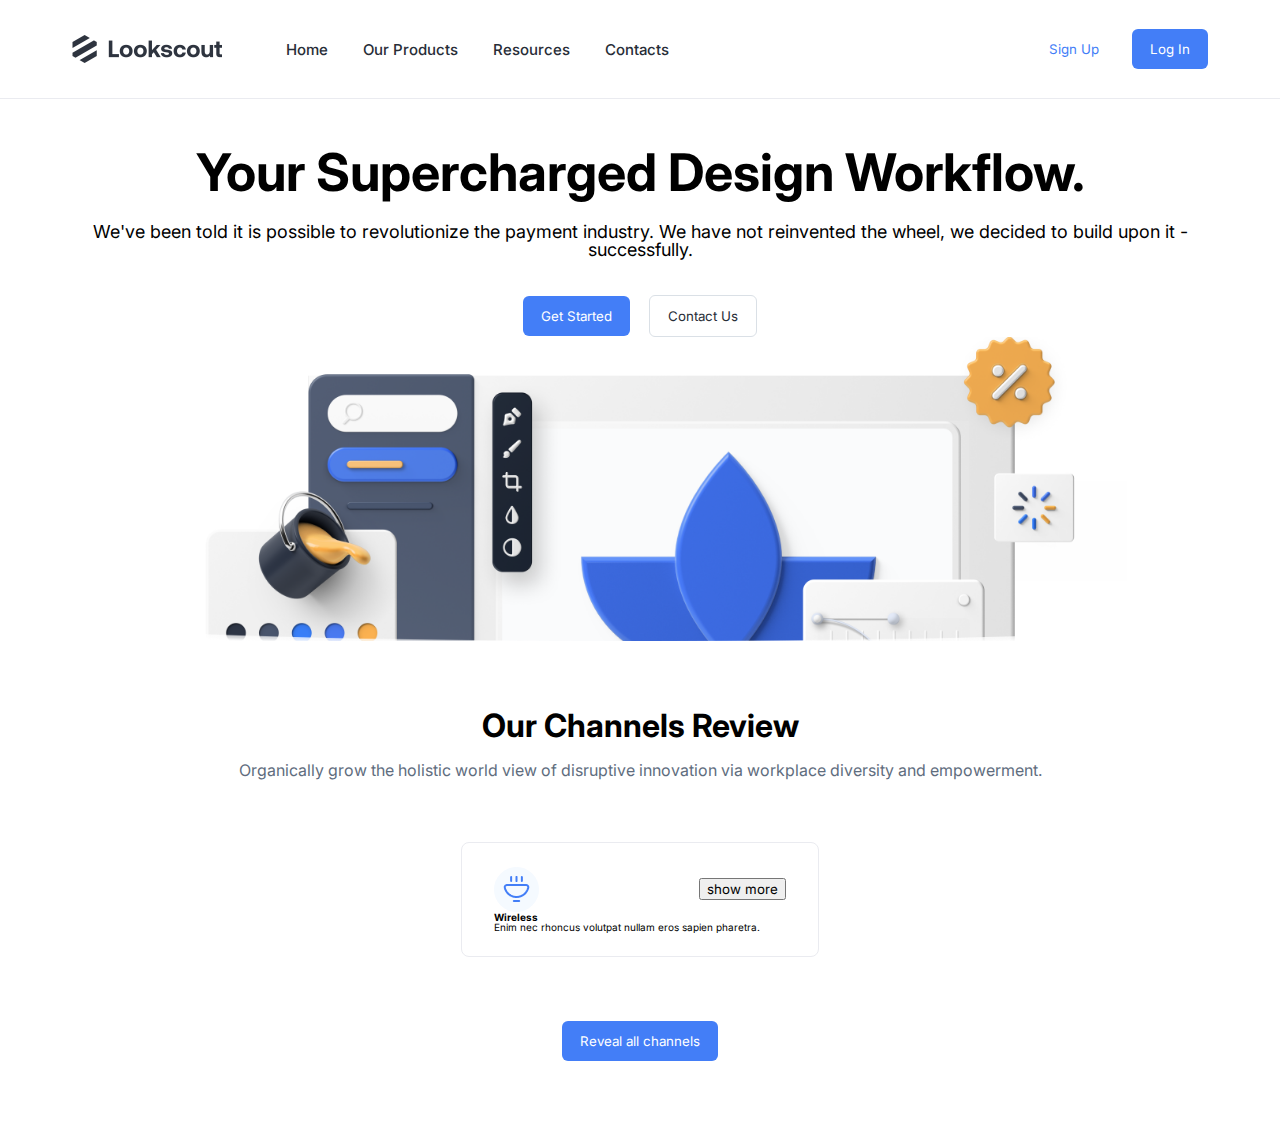
<file: index.html>
<!DOCTYPE html>
<html lang="en">
  <head>
    <meta charset="UTF-8" />
    <meta name="viewport" content="width=device-width, initial-scale=1.0" />
    <title>Lookscout</title>
    <link rel="preconnect" href="https://fonts.googleapis.com" />
    <link rel="preconnect" href="https://fonts.gstatic.com" crossorigin />
    <link
      href="https://fonts.googleapis.com/css2?family=Inter:wght@300;400;500;600;700;800;900&display=swap"
      rel="stylesheet"
    />
    <link rel="stylesheet" href="./css/reset.css" />
    <link rel="stylesheet" href="./css/style.css" />
    <link rel="stylesheet" href="./css/grid.css" />
  </head>

  <body>
    <div class="container">
      <!-- header -->
      <nav class="header">
        <div class="header-left">
          <div class="header-logo">
            <img src="./img/logo.png" alt="" />
          </div>
          <div class="header-navigation">
            <a href="">Home</a>
            <a href="">Our Products</a>
            <a href="">Resources</a>
            <a href="">Contacts</a>
          </div>
        </div>

        <div class="img-burger">
          <img src="./img/burger.png" alt="" />
        </div>

        <div class="header-right">
          <button>Sign Up</button>
          <button class="button-primary">Log In</button>
        </div>
      </nav>
    </div>

    <div class="border-divide">
      <div class="container">
        <!-- banner -->
        <div class="banner">
          <h2 class="banner-title">Your Supercharged Design Workflow.</h2>
          <div class="banner-desc">
            We've been told it is possible to revolutionize the payment
            industry. We have not reinvented the wheel, we decided to build upon
            it - successfully.
          </div>
          <div class="banner-button">
            <button class="button-primary" style="margin-right: 16px">
              Get Started
            </button>
            <button class="button-secondary">Contact Us</button>
          </div>
          <div class="banner-img">
            <img src="/img/img-banner.png" alt="" />
          </div>
        </div>

        <!-- channel -->
        <div class="channel">
          <h2 class="heading">Our Channels Review</h2>
          <h3 class="description">
            Organically grow the holistic world view of disruptive innovation
            via workplace diversity and empowerment.
          </h3>

          <div class="grid wide">
            <div class="row">
              <div class="col col-4 col-t-6 col-m-12">
                <div class="channel-border">
                  <div class="channel-top">
                    <div class="channel-top-img">
                      <img src="./img/channel-icon.png" alt="" />
                    </div>
                    <div class="button-three">
                        <button>show more</button>
                    </div>
                  </div>
                  <div class="channel-bottom">
                    <h1>Wireless</h1>
                    <p>
                      Enim nec rhoncus volutpat nullam eros sapien pharetra.
                    </p>
                    </div>
                  </div>
                </div>

                
              </div>
            </div>
            <div class="channel-button">
                <button class="button-primary">Reveal all channels</button>
          </div>
          
          </div>
        </div>
      </div>
    </div>
  </body>
</html>
</file>
<file: css/style.css>
* {
  font-family: "Inter", sans-serif;
}

:root {
  --primary-color: #437ef7;
  --heading-color: #272d37;
  --border-color: #eaebf0;
  --button-border-color: #dae0e6;
  --description-color: #5f6d7e;
}

html {
  font-size: 62.5%;
}

.container {
  max-width: 1200px;
  margin: 0 auto;
  padding: 0 32px;
}

.header {
  display: flex;
  align-items: center;
  padding: 29px 0;
  justify-content: space-between;
}

.header-left {
  display: flex;
  align-items: center;
  gap: 64px;
}

.header-logo {
  width: 150px;
}

.header-logo img {
  width: 100%;
}

.header-navigation a {
  text-decoration: none;
  color: var(--heading-color);
  font-weight: 500;
  font-size: 1.5rem;
  margin-right: 32px;
}

.header-right button:first-child {
  border: none;
  background-color: white;
  color: var(--primary-color);
  margin-right: 24px;
}

.img-burger {
  display: none;
}

.img-burger {
  width: 24px;
  height: 24px;
}
.img-burger img {
  width: 100%;
  height: 100%;
  object-fit: cover;
}

.border-divide {
  border-top: 1px solid var(--border-color);
}

/* banner */
.banner {
  margin-top: 48px;
  text-align: center;
}

.banner-title {
  font-size: 5.2rem;
}

.banner-desc {
  margin: 24px 0 36px 0;
  font-size: 1.8rem;
}

.button-primary {
  border: none;
  background-color: var(--primary-color);
  padding: 12px 18px;
  color: white;
  border-radius: 6px;
}

.button-secondary {
  border: 1px solid var(--button-border-color);
  background-color: white;
  padding: 12px 18px;
  color: var(--heading-color);
  border-radius: 6px;
}

.button-three {
  content: "";
}

.banner-img img {
  width: 100%;
}

/* channel */
.heading {
  margin-top: 64px;
  font-size: 3.2rem;
  line-height: 40px;
  font-weight: bold;
  text-align: center;
}

.description {
  margin: 16px 0 64px;
  text-align: center;
  font-size: 16px;
  font-weight: normal;
  color: var(--description-color);
}

.channel-button {
  text-align: center;
  margin: 64px 0;
}

.channel-top {
  display: flex;
  justify-content: space-between;
  align-items: center;
}

.channel-top-img {
  border: 1px solid #f5faff;
  padding: 8px 8px;
  border-radius: 50%;
  background-color: #f5faff;
}

/* Large screens and Desktops  */
@media screen and (min-width: 1025px) and (max-width: 1200px) {
}

/* Laptops and small screen  */
@media screen and (min-width: 769px) and (max-width: 1024px) {
  .header-left {
    gap: 32px;
  }
  .header-navigation a {
    margin-right: 16px;
  }
  .header-right button:last-child {
    margin-left: 16px;
  }
}

/* iPads and Tablets  */
@media screen and (min-width: 481px) and (max-width: 768px) {
  .header-right,
  .header-navigation {
    display: none;
  }

  .img-burger {
    display: block;
  }
}

/* For Mobile Devices  */
@media screen and (min-width: 320px) and (max-width: 480px) {
  .header-right,
  .header-navigation {
    display: none;
  }

  .img-burger {
    display: block;
  }
}
</file>
<file: css/grid.css>
.grid {
  width: 100%;
  display: block;
}

.grid.wide {
  max-width: 1200px;
  margin: 0 auto;
}

.row {
  display: flex;
  justify-content: center;
  align-items: center;
  flex-wrap: wrap;
  margin: -16px;
}

.col {
  padding: 16px;
}

.col-12 {
  flex: 0 0 100%;
}

.col-2-4 {
  flex: 0 0 20%;
}

.col-11 {
  flex: 0 0 91.6667%;
}

.col-10 {
  flex: 0 0 83.3333%;
}

.col-9 {
  flex: 0 0 75%;
}

.col-8 {
  flex: 0 0 66.6667%;
}

.col-7 {
  flex: 0 0 58.3333%;
}

.col-6 {
  flex: 0 0 50%;
}

.col-5 {
  flex: 0 0 41.6667%;
}

.col-4 {
  flex: 0 0 33.3333%;
}

.col-3 {
  flex: 0 0 25%;
}

.col-2 {
  flex: 0 0 16.6667%;
}

.col-1 {
  flex: 0 0 83.3333%;
}

.channel-border {
  border: 1px solid var(--border-color);
  padding: 24px 32px;
  border-radius: 8px;
}

.channle-top {
  display: flex;
  justify-content: space-between;
  align-items: center;
}

@media screen and (min-width: 481px) and (max-width: 768px) {
  .col-t-12 {
    flex: 0 0 100%;
  }

  .col-t-2-4 {
    flex: 0 0 20%;
  }

  .col-t-11 {
    flex: 0 0 91.6667%;
  }

  .col-t-10 {
    flex: 0 0 83.3333%;
  }

  .col-t-9 {
    flex: 0 0 75%;
  }

  .col-t-8 {
    flex: 0 0 66.6667%;
  }

  .col-t-7 {
    flex: 0 0 58.3333%;
  }

  .col-t-6 {
    flex: 0 0 50%;
  }

  .col-t-5 {
    flex: 0 0 41.6667%;
  }

  .col-t-4 {
    flex: 0 0 33.3333%;
  }

  .col-t-3 {
    flex: 0 0 25%;
  }

  .col-t-2 {
    flex: 0 0 16.6667%;
  }

  .col-t-1 {
    flex: 0 0 83.3333%;
  }
}

@media screen and (min-width: 320px) and (max-width: 480px) {
  .col-m-12 {
    flex: 0 0 100%;
  }

  .col-m-11 {
    flex: 0 0 91.6667%;
  }

  .col-m-10 {
    flex: 0 0 83.3333%;
  }

  .col-m-9 {
    flex: 0 0 75%;
  }

  .col-m-8 {
    flex: 0 0 66.6667%;
  }

  .col-m-7 {
    flex: 0 0 58.3333%;
  }

  .col-m-6 {
    flex: 0 0 50%;
  }

  .col-m-5 {
    flex: 0 0 41.6667%;
  }

  .col-m-4 {
    flex: 0 0 33.3333%;
  }

  .col-m-3 {
    flex: 0 0 25%;
  }

  .col-m-2 {
    flex: 0 0 16.6667%;
  }

  .col-m-1 {
    flex: 0 0 83.3333%;
  }
}
</file>
